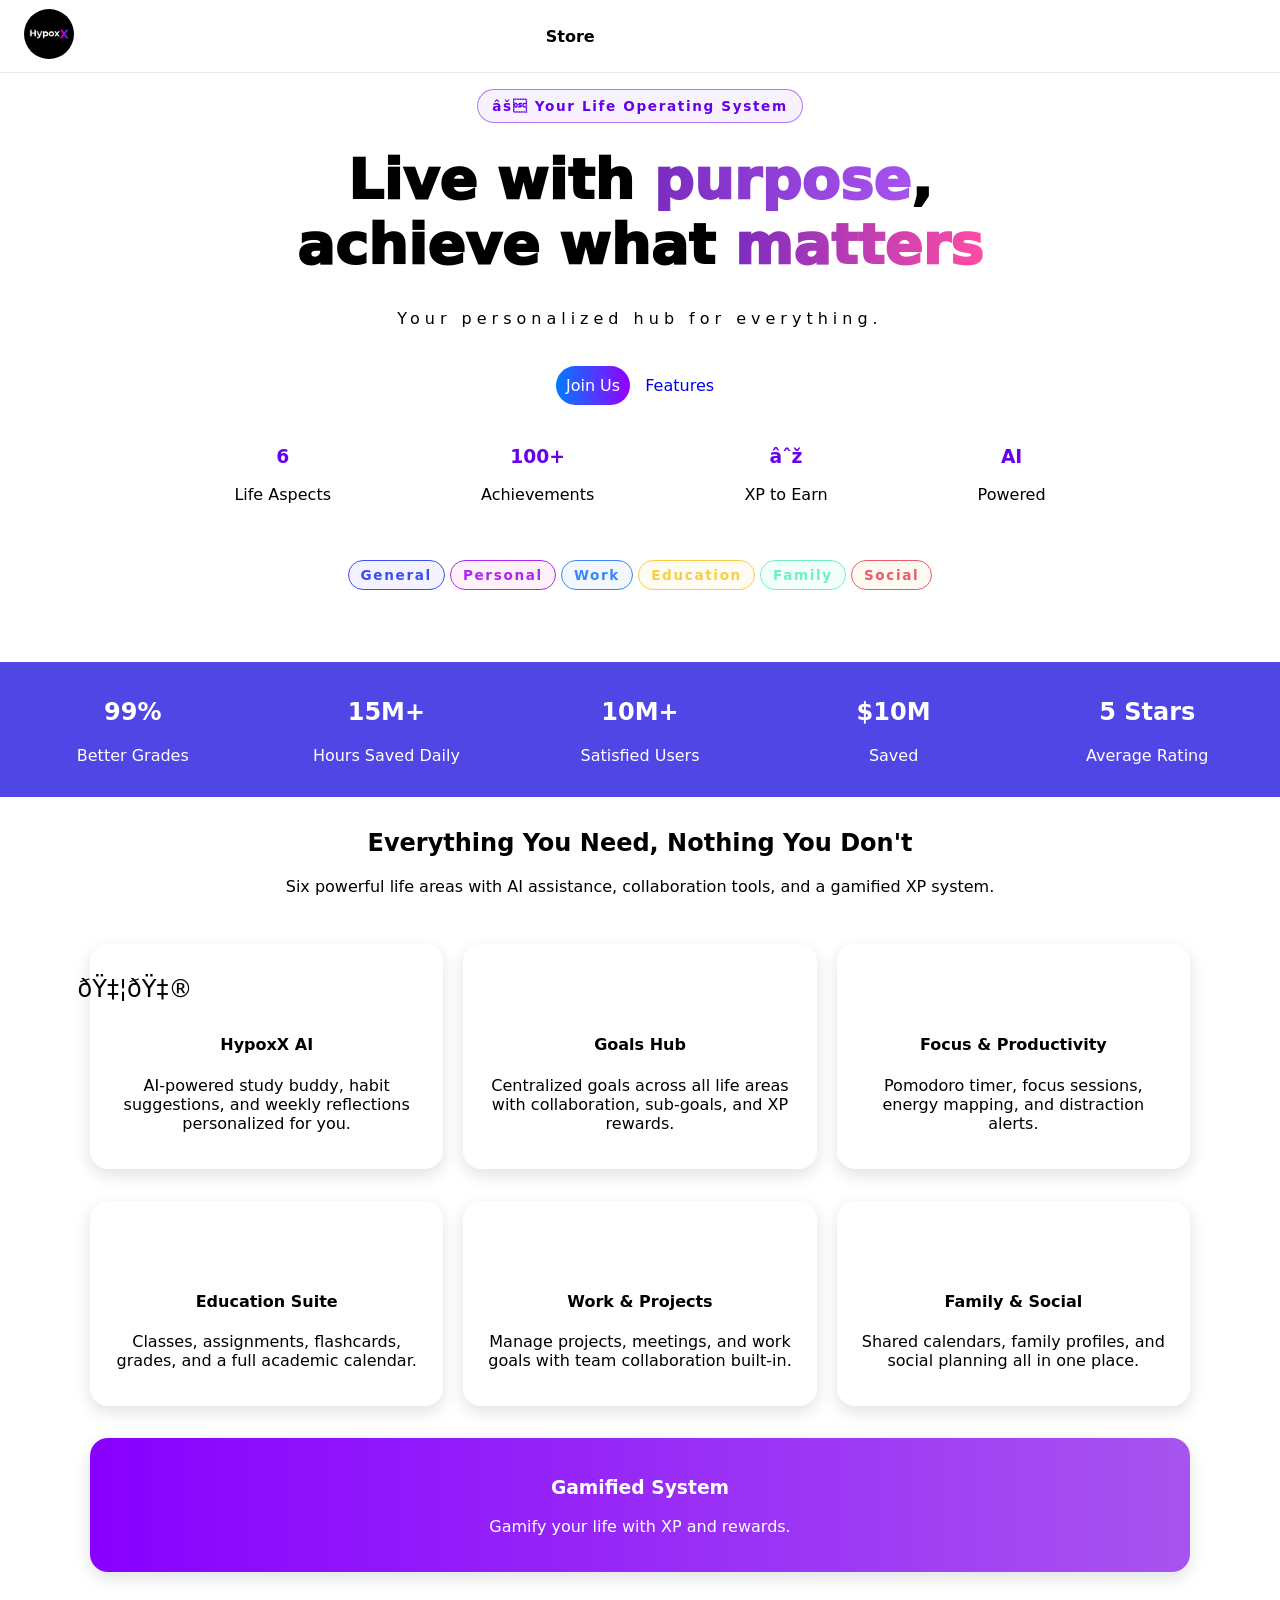
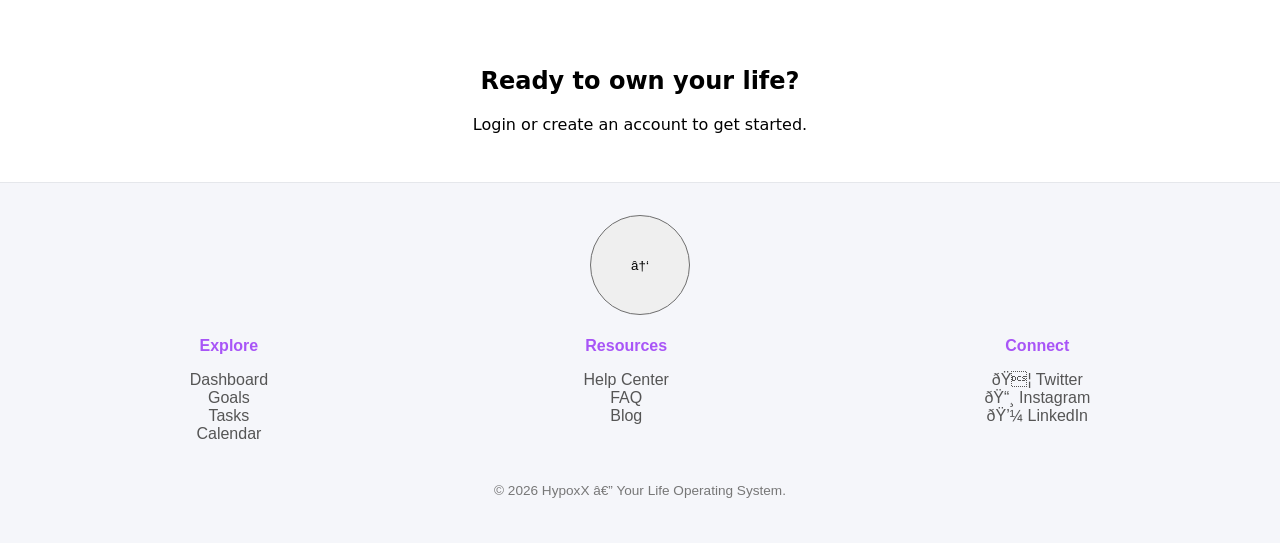
<file: index.html>
<!DOCTYPE html>
<html lang="en">
<head>
    <meta charset="UFT-8">
    <meta name="viewport" content="width=device-width, initial-scale=1.0">
    <link rel="icon" href="logo.png">
    <title>HypoxX</title>
    <link rel="stylesheet" href="styles.css">
</head>
<body>
    <header class="hero">
        <div class="navbar">
            <div class="navbar-left">
                <div class="logo-container">
                    <a href="index.html"><img src="logo.png" class="logo"/></a>
                </div>
            </div>

            <nav class="navbar-center" role="navigation">
                <ul class="nav-list">
                    <li><a href="store.html">Store</a></li>
                </ul>
            </nav>

            <div class="navbar-right">
                <div class="cart-container">
                    <div class="cart-icon">
                        <p>🛒</p>
                    </div>
                    <div class="cart-content">
                        <a href="cart.html" id="cart-btn" class="cart-btn" target="_break"></a>
                    </div>
                </div>

                <div class="auth-container">
                    <div id="nav-actions" class="nav-actions">
                        <a href="login.html" class="btn auth-btn" target="_blank">Log In</a>
                        <a href="signup.html" class="btn auth-btn" target="_blank">Sign Up</a>
                    </div>
                </div>
            </div>
        </div>
    </header>

    <section id="guest-view" class="view-panel">
        <section class="front">
            <p class="eyebrow purple-eyebrow">⚝ Your Life Operating System</p>
            <div class="tagline">
                Live with <span class="gdtext-1">purpose</span>,<br>
                achieve what <span class="gdtext-2">matters</span>
            </div>
            <div class="brief-container">
                <p class="brief">Your personalized hub for everything.</p>
            </div>
            <div id="guest-actions" class="guest-actions">
                <a href="signup.html" class="btn gdbtn-1">Join Us</a>
                <a href="#features" class="btn">Features</a>
            </div>

            <div class="front-info">
                <div class="info-card">
                    <h1 class="info">6</h1>
                    <p>Life Aspects</p>
                </div>
                <div class="info-card">
                    <h1 class="info">100+</h1>
                    <p>Achievements</p>
                </div>
                <div class="info-card">
                    <h1 class="info">∞</h1>
                    <p>XP to Earn</p>
                </div>
                <div class="info-card">
                    <h1 class="info">AI</h1>
                    <p>Powered</p>
                </div>
            </div>

            <section class="areas-container">
                <div class="general-tag">General</div>
                <div class="personal-tag">Personal</div>
                <div class="work-tag">Work</div>
                <div class="education-tag">Education</div>
                <div class="family-tag">Family</div>
                <div class="social-tag">Social</div>
            </section>
        </section>

        <section class="metrics-section">
            <div class="metrics-container">
                <div class="grid-5">
                    <div class="metric-card">
                        <h2 class="metric-data">99%</h2>
                        <p class="metric-info">Better Grades</p>
                    </div>
                    <div class="metric-card">
                        <h2 class="metric-data">15M+</h2>
                        <p class="metric-info">Hours Saved Daily</p>
                    </div>
                    <div class="metric-card">
                        <h2 class="metric-data">10M+</h2>
                        <p class="metric-info">Satisfied Users</p>
                    </div>
                    <div class="metric-card">
                        <h2 class="metric-data">$10M</h2>
                        <p class="metric-info">Saved</p>
                    </div>
                    <div class="metric-card">
                        <h2 class="metric-data">5 Stars</h2>
                        <p class="metric-info">Average Rating</p>
                    </div>
                </div>
            </div>
        </section>

        <section id="features" class="section features-section">
            <div class="section-heading">
                <h2>Everything You Need, Nothing You Don't</h2>
                <p>Six powerful life areas with AI assistance, collaboration tools, and a gamified XP system.</p>
            </div>
            <div class="features-container">
                <div class="grid-3">
                    <div class="card">
                        <div class="icon">🇦🇮</div>
                        <h4>HypoxX AI</h4>
                        <p>AI-powered study buddy, habit suggestions, and weekly reflections personalized for you.</p>
                    </div>
                    <div class="card">
                        <div class="icon"></div>
                        <h4>Goals Hub</h4>
                        <p>Centralized goals across all life areas with collaboration, sub-goals, and XP rewards.</p>
                    </div>
                    <div class="card">
                        <div class="icon"></div>
                        <h4>Focus & Productivity</h4>
                        <p>Pomodoro timer, focus sessions, energy mapping, and distraction alerts.</p>
                    </div>
                </div>
                <div class="grid-3">
                    <div class="card">
                        <div class="icon"></div>
                        <h4>Education Suite</h4>
                        <p>Classes, assignments, flashcards, grades, and a full academic calendar.</p>
                    </div>
                    <div class="card">
                        <div class="icon"></div>
                        <h4>Work & Projects</h4>
                        <p>Manage projects, meetings, and work goals with team collaboration built-in.</p>
                    </div>
                    <div class="card">
                        <div class="icon"></div>
                        <h4>Family & Social</h4>
                        <p>Shared calendars, family profiles, and social planning all in one place.</p>
                    </div>
                </div>
                <div class="grid-1">
                    <div class="card gdcard-1">
                        <h3>Gamified System</h3>
                        <p>Gamify your life with XP and rewards.</p>
                    </div>
                </div>
            </div>
        </section>

        <section class="section cta-section">
            <div class="cta-container">
                <div class="cta">
                    <h2>Ready to own your life?</h2>
                    <p>Login or create an account to get started.</p>
                </div>
            </div>
        </section>
    </section>

    <section id="dashboard-view" class="view-panel">
        <div class="dashboard-layout">
            <aside class="sidebar">
                <div class="user-card">
                    <div class="avatar">KW</div>
                    <div class="user-details">
                        <span class="user-name">Kayden W</span>
                        <span class="badge">0 XP</span>
                    </div>
                </div>

                <div class="nav-group">
                    <p class="nav-label">Life Areas</p>
                    <a href="#general" class="nav-item active" data-target="view-dashboard">
                        <span class=""></span> General
                    </a>
                    <a href="#personal" class="nav-item" data-target="view-personal">🟪</span> Personal</a>
                    <a href="#work" class="nav-item" data-target="view-work">🟦</span> Work</a>
                    <a href="#education" class="nav-item" data-target="view-education">🟨</span> Education</a>
                    <a href="#family" class="nav-item" data-target="view-family">🟩</span> Family</a>
                    <a href="#social" class="nav-item" data-target="view-social">🟥</span> Social</a>
                </div>
                <div class="nav-group">
                    <p class="nav-label">Tools</p>
                    <a href="#bucketlist" class="nav-item" data-target="view-bucket-list"><span class="">-</span> Bucket List</a>
                    <a href="#goals" class="nav-item" data-target="view-goals"><span class="">-</span> Goals</a>
                    <a href="#calendar" class="nav-item" data-target="view-calendar"><span class="">-</span> Calendar</a>
                    <a href="#tasks" class="nav-item" data-target="view-tasks"><span class="">-</span> Tasks</a>
                    <a href="#habits" class="nav-item" data-target="view-habits"><span class="">-</span> Habits</a>
                    <a href="#productivity" class="nav-item" data-target="view-productivity"><span class="">-</span> Productivity</a>
                    <a href="#achievements" class="nav-item" data-target="view-achievements"><span class="">-</span> Achievements</a>
                    <a href="#hypoxxai" class="nav-item" data-target="view-hypoxx-ai"><span class="">-</span> HypoxX AI</a>
                </div>
                <div class="nav-group">
                    <p class="nav-label">Settings</p>
                    <a href="#settings" class="nav-item"><span class="">-</span> Settings</a>
                </div>
            </aside>

            <main class="main-content">
                <section id="view-dashboard" class="view-pane active">
                    <div><span><svg xmlns="http://www.w3.org/2000/svg" width="24" height="24" viewBox="0 0 24 24"><rect x="3" y="3" width="8" height="8" rx="2" ry="2" fill="#a754ef"/><rect x="13" y="3" width="8" height="8" rx="2" ry="2" fill="#a754ef"/><rect x="3" y="13" width="8" height="8" rx="2" ry="2" fill="#a754ef"/><rect x="13" y="13" width="8" height="8" rx="2" ry="2" fill="#a754ef"/></svg></span> DASHBOARD</div>
                    <header class="content-header">
                        <h1>Hello, Kayden.</h1>
                        <p class="subtitle">What would you like to do today?</p>
                    </header>
                    <div class="content-body">
                        <div class="grid-4">
                            <div class="card stat-card">
                                <div class="icon purple">
                                    <svg xmlns="http://www.w3.org/2000/svg" width="24" height="24" viewBox="0 0 100 100"><polygon points="50,5 61,35 93,35 67,55 77,85 50,68 23,85 33,55 7,35 39,35" fill="none" stroke="rgb(167, 84, 239)" stroke-width="8" stroke-linejoin="round" stroke-linecap="round"/></svg>
                                </div>
                                <div class="stat-info">
                                    <h2>0</h2>
                                    <p>Total XP</p>
                                </div>
                            </div>
                            <div class="card stat-card">
                                <div class="icon orange">

                                </div>
                                <div class="stat-info">
                                    <h2>0</h2>
                                    <p>Days Streak</p>
                                </div>
                            </div>
                            <div class="card stat-card">
                                <div class="icon magenta">
                                    <svg xmlns="http://www.w3.org/2000/svg" width="24" height="24" viewBox="0 0 24 24">
                                        <circle cx="12" cy="12" r="10" fill="none" stroke="rgb(255, 0, 191)" stroke-width="2" stroke-linejoin="round" stroke-linecap="round"/>
                                        <circle cx="12" cy="12" r="6" fill="none" stroke="rgb(255, 0, 191)" stroke-width="2" stroke-linejoin="round" stroke-linecap="round"/>
                                        <circle cx="12" cy="12" r="2" fill="none" stroke="rgb(255, 0, 191)" stroke-width="2" stroke-linejoin="round" stroke-linecap="round"/>
                                    </svg>
                                </div>
                                <div class="stat-info">
                                    <h2>0</h2>
                                    <p>Active Goals</p>
                                </div>
                            </div>
                            <div class="card stat-card">
                                <div class="icon blue">
                                    <svg xmlns="http://www.w3.org/2000/svg" width="24" height="24" viewBox="0 0 24 24"><path d="M13 2L3 14h7l-1 8 10-12h-7l1-8z" fill="none" stroke="rgb(58, 133, 246)" stroke-width="2" stroke-linejoin="round" stroke-linecap="round"/></svg>
                                </div>
                                <div class="stat-info">
                                    <h2>0/100</h2>
                                    <p>Focus Score</p>
                                </div>
                            </div>
                        </div>
                        <div class="grid-summary">
                            <div class="card summary-card tint-purple nav-trigger-card" data-target="view-tasks">
                                <div class="card-title">
                                    <h3>Pending Tasks</h3>
                                    <span></span>
                                </div>
                                <div class="stat-highlight purple-text">0</div>
                                <p class="sub-text">tasks left today.</p>
                            </div>
                            <div class="card summary-card tint-amber nav-trigger-card" data-target="view-habits">
                                <div class="card-title">
                                    <h3>Habits</h3>
                                    <span></span>
                                </div>
                                <div class="stat-highlight orange-text">0<span class="mute">/0</span></div>
                                <p class="sub-text">habits checked in.</p>
                            </div>
                            <div class="card summary-card tint-blue nav-trigger-card" data-target="view-goals">
                                <div class="card-title">
                                    <h3>Goals</h3>
                                    <span></span>
                                </div>
                                <div class="stat-highlight blue-text">0</div>
                                <p class="sub-text">goals in progress.</p>
                            </div>
                        </div>
                    </div>
                    <div class="quick-access">
                        <h2 class="section-title">Quick Access</h2>

                        <div class="quick-access-grid">
                            <button class="magenta circ-btn quick-card" data-target="view-goals">
                                <div class="icon-circle bg-purple">
                                    <svg xmlns="http://www.w3.org/2000/svg" width="24" height="24" viewBox="0 0 24 24"><circle cx="12" cy="12" r="10" fill="none" stroke="rgb(255, 0, 191)" stroke-width="2" stroke-linejoin="round" stroke-linecap="round"/><circle cx="12" cy="12" r="6" fill="none" stroke="rgb(255, 0, 191)" stroke-width="2" stroke-linejoin="round" stroke-linecap="round"/><circle cx="12" cy="12" r="2" fill="none" stroke="rgb(255, 0, 191)" stroke-width="2" stroke-linejoin="round" stroke-linecap="round"/></svg>
                                </div>
                                <span>Goals</span>
                            </button>

                            <button class="purple circ-btn quick-card" data-target="view-tasks">
                                <div class="icon-circle bg-fuchsia">
                                    <svg xmlns="http://www.w3.org/2000/svg" width="24" height="24" viewBox="0 0 24 24"><line x1="4" y1="6" x2="20" y2="6" stroke="rgb(167, 84, 239)" stroke-width="2" stroke-linecap="round"/><line x1="4" y1="12" x2="20" y2="12" stroke="rgb(167, 84, 239)" stroke-width="2" stroke-linecap="round"/><line x1="4" y1="18" x2="20" y2="18" stroke="rgb(167, 84, 239)" stroke-width="2" stroke-linecap="round"/></svg>
                                </div>
                                <span>Tasks</span>
                            </button>

                            <button class="orange circ-btn quick-card" data-target="view-habits">
                                <div class="icon-circle bg-orange">-</div>
                                <span>Habits</span>
                            </button>

                            <button class="circ-btn quick-card" data-target="view-bucket-list">
                                <div class="icon-circle bg-orange">-</div>
                                <span>Bucket List</span>
                            </button>

                            <button class="blue circ-btn quick-card" data-target="view-focus">
                                <div class="icon-circle bg-orange">
                                    <svg xmlns="http://www.w3.org/2000/svg" width="24" height="24" viewBox="0 0 24 24"><path d="M13 2L3 14h7l-1 8 10-12h-7l1-8z" fill="none" stroke="rgb(58, 133, 246)" stroke-width="2" stroke-linejoin="round" stroke-linecap="round"/></svg>
                                </div>
                                <span>Focus</span>
                            </button>

                            <button class="circ-btn quick-card" data-target="view-calendar">
                                <div class="icon-circle bg-orange">-</div>
                                <span>Calendar</span>
                            </button>

                            <button class="circ-btn quick-card" data-target="view-achievements">
                                <div class="icon-circle bg-orange">-</div>
                                <span>Achievements</span>
                            </button>

                            <button class="circ-btn quick-card" data-target="view-hypoxx-ai">
                                <div class="icon-circle bg-orange">-</div>
                                <span>HypoxX AI</span>
                            </button>
                        </div>
                    </div>

                    <div class="life-areas">
                        <h2 class="section-title">Life Areas</h2>
                        <div class="grid-3">
                            <div class="card">
                                <div class="icon">-</div>
                                <h3>General</h3>
                                <p class="sub-text">-</p>
                            </div>
                            <div class="card">
                                <div class="icon">-</div>
                                <h3>Personal</h3>
                                <p class="sub-text">Goals, Mood, Journal, & More</p>
                            </div>
                            <div class="card">
                                <div class="icon">-</div>
                                <h3>Work</h3>
                                <p class="sub-text">Projects, Meetings, & Tasks</p>
                            </div>
                            <div class="card">
                                <div class="icon">-</div>
                                <h3>Education</h3>
                                <p class="sub-text">Courses, Assignments, & Grades</p>
                            </div>
                            <div class="card">
                                <div class="icon">-</div>
                                <h3>Family</h3>
                                <p class="sub-text">Shared Calendar & Photos</p>
                            </div>
                            <div class="card">
                                <div class="icon">-</div>
                                <h3>Social</h3>
                                <p class="sub-text">Events & Social Planning</p>
                            </div>
                        </div>
                    </div>
                </section>

                <section id="view-personal" class="view-pane">
                    <header class="content-header">
                        <h1>Personal</h1>
                        <p class="subtitle">Habits, health, and personal reflections.</p>
                    </header>
                </section>

                <section id="view-work" class="view-pane">
                    <header class="content-header">
                        <h1>Work</h1>
                        <p class="subtitle"></p>
                    </header>
                </section>

                <section id="view-education" class="view-pane">
                    <header class="content-header">
                        <h1>Education</h1>
                        <p class="subtitle"></p>
                    </header>
                </section>

                <section id="view-family" class="view-pane">
                    <header class="content-header">
                        <h1>Family</h1>
                        <p class="subtitle"></p>
                    </header>
                </section>

                <section id="view-social" class="view-pane">
                    <header class="content-header">
                        <h1>Social</h1>
                        <p class="subtitle"></p>
                    </header>
                </section>

                <section id="view-bucket-list" class="view-pane">
                    <header class="content-header">
                        <div class="header-badge"><span>BUCKET LIST</span></div>
                        <h1>Bucket List</h1>
                        <p class="subtitle">The things I want to do in life.</p>
                    </header>
                </section>

                <section id="view-goals" class="view-pane">
                    <header class="content-header">
                        <div class="header-badge"><span>GOALS</span></div>
                        <h1>Goals</h1>
                        <p class="subtitle">Align your actions to who you want to become.</p>
                    </header>
                </section>

                <section id="view-calendar" class="view-pane">
                    <header class="content-header">
                        <div class="header-badge"><span>TOOLS / CALENDAR</span></div>
                        <h1>Planner & Calendar</h1>
                        <p class="subtitle">Manage deadlines, meetings, and shared events.</p>
                    </header>
                    <div class="calendar-page">
                        <div class="card calendar-main-card">
                            <div class="calendar-header">
                                <button id="prev-month-btn" class="nav-arrow" aria-label="Previous Month">&lt;</button>
                                <h2 id="month-year-label">October 2026</h2>
                                <button id="next-month-btn" class="nav-arrow" aria-label="Next Month">&gt;</button>
                            </div>
                            <div class="calendar-weekdays">
                                <span>Sun</span><span>Mon</span><span>Tue</span><span>Wed</span><span>Thu</span><span>Fri</span><span>Sat</span>
                            </div>
                            <div id="dates-container" class="calendar-dates"></div>
                            <div class="calendar-legend">
                                <span><i class="dot general"></i> General</span>
                                <span><i class="dot personal"></i> Personal</span>
                                <span><i class="dot work"></i> Work</span>
                                <span><i class="dot education"></i> Education</span>
                                <span><i class="dot family"></i> Family</span>
                                <span><i class="dot social"></i> Social</span>
                            </div>
                        </div>
                    </div>
                </section>

                <section id="view-tasks" class="view-pane">
                    <header class="content-header">
                        <div class="header-badge"><span>TASKS</span></div>
                        <h1>Tasks</h1>
                        <p class="subtitle">Keep your mental space clear, so you can FOCUS.</p>
                    </header>
                </section>

                <section id="view-habits" class="view-pane">
                    <header class="content-header">
                        <div class="header-badge"><span>HABITS</span></div>
                        <h1>Habits</h1>
                        <p class="subtitle">Small daily actions that set me up for success.</p>
                    </header>
                </section>

                <section id="view-productivity" class="view-pane">
                    <header class="content-header">
                        <div class="header-badge"><span>PRODUCTIVITY</span></div>
                        <h1>Productivity</h1>
                        <p class="subtitle">Concentrate on what really matters.</p>
                    </header>
                </section>

                <section id="view-achievements" class="view-pane">
                    <header class="content-header">
                        <div class="header-badge"><span>ACHIEVEMENTS</span></div>
                        <h1>Achievements</h1>
                        <p class="subtitle">Milestones made by us.</p>
                    </header>
                </section>

                <section id="view-hypoxx-ai" class="view-pane">
                    <header class="content-header">
                        <div class="header-badge"><span>HYPOXX AI</span></div>
                        <h1>HypoxX AI</h1>
                        <p class="subtitle">An AI assistant at your fingertips.</p>
                    </header>
                    <h2>Meet Oto</h2>
                </section>

                <section id="view-focus" class="view-pane">
                    <header class="focus-page-header">
                        <div class="header-left">
                            <div class="focus-icon-badge">-</div>
                            <div>
                                <h1>Focus</h1>
                                <p class="subtitle">Get into the zone.</p>
                            </div>
                        </div>
                        <div class="focus-score-badge">
                            <span class="icon"><svg xmlns="http://www.w3.org/2000/svg" width="24" height="24" viewBox="0 0 100 100"><polygon points="50,5 61,35 93,35 67,55 77,85 50,68 23,85 33,55 7,35 39,35" fill="none" stroke="rgb(167, 84, 239)" stroke-width="8" stroke-linejoin="round" stroke-linecap="round"/></svg></span>
                            <strong>0</strong>
                            <p>Focus Score</p>
                        </div>
                    </header>
                    <div class="focus-tab-switcher">
                        <button class="focus-tab-btn active" data-focustab="tab-timer">Timer</button>
                        <button class="focus-tab-btn" data-focustab="tab-analytics">Analytics</button>
                    </div>
                    <div id="tab-timer" class="focus-subview active">
                        <div class="timer-mode-pills">
                            <button class="mode-pill active" data-time="1500" data-label="Focus">Focus</button>
                            <button class="mode-pill" data-time="0" data-label="Free Focus">Free Focus</button>
                            <button class="mode-pill" data-time="300" data-label="Short Break">Short Break</button>
                            <button class="mode-pill" data-time="900" data-label="Long Break">Long Break</button>
                        </div>
                        <div class="focus-layout-grid">
                            <div class="focus-main-card">
                                <div class="pomo-dots">
                                    <span class="pomo-dot"></span>
                                    <span class="pomo-dot"></span>
                                    <span class="pomo-dot"></span>
                                    <span class="pomo-dot"></span>
                                </div>

                                <h1 id="pomo-timer-display" class="pomo-digits">25:00</h1>
                                <p class="pomo-status" id="pomo-status-label">Ready</p>

                                <input type="text" id="focus-task-input" class="focus-tasl-input" placeholder="What are you working on?"/>

                                <div class="focus-action-btn-row">
                                    <button id="pomo-start-btn" class="btn-pomo-start">Start</button>
                                </div>

                                <div class="timer-settings-link">
                                    <button type="button" class="text-link-btn">Settings</button>
                                </div>    
                            </div>

                            <aside class="focus-side-col">
                                <div class="card focus-side-card">
                                    <h3>Today</h3>
                                    <div class="side-stat-row">
                                        <span>Pomodoros</span>
                                        <strong id="pomo-count-display">0</strong>
                                    </div>
                                    <div class="side-stat-row">
                                        <span>Focus Score</span>
                                        <strong id="pomo-score-display">0/100</strong>
                                    </div>
                                </div>
                                <div class="card focus-side-card">
                                    <h3>Today's Sessions</h3>
                                    <p id="sessions-empty-text" class="empty-state-text">No Sessions Today</p>
                                    <ul id="session-history-list" class="session-history-list"></ul>
                                </div>
                            </aside>
                        </div>
                    </div>

                    <div id="tab-analytics" class="focus-subview">
                        <div class="grid-3">
                            <div class="card analytics-stat-card">
                                <span class="icon-subtle">-</span>
                                <h2>0h 0m</h2>
                                <p>This Week</p>
                            </div>
                            <div class="card analytics-stat-card">
                                <span class="icon-subtle">-</span>
                                <h2>0m</h2>
                                <p>Daily Average</p>
                            </div>
                            <div class="card analytics-stat-card">
                                <span class="icon-subtle">-</span>
                                <h2>0.0h</h2>
                                <p>Total Hours</p>
                            </div>
                        </div>
                        <div class="card chart-card">
                            <h3>Focus Minutes - Last 7 Days</h3>
                            <div class="chart-wrapper">
                                <div class="chart-y-axis">
                                    <span>4</span>
                                    <span>2</span>
                                    <span>1</span>
                                    <span>0</span>
                                </div>
                                <div class="baseline-line"></div>
                                <div id="focus-chart-days" class="chart-x-axis"></div>
                            </div>
                        </div>
                    </div>
                </section>
            </main>
        </div>
    </section>

    <footer class="footer">
        <div class="to-top-container">
            <button id="toTop" class="circ-btn arrow" aria-label="Scroll to top">↑</button>
        </div>

        <div class="footer-content">
            <div class="footer-section">
                <h4>Explore</h4>
                <ul>
                    <li><a href="/dashboard">Dashboard</a></li>
                    <li><a href="/goals">Goals</a></li>
                    <li><a href="/tasks">Tasks</a></li>
                    <li><a href="/calendar">Calendar</a></li>
                </ul>
            </div>

            <div class="footer-section">
                <h4>Resources</h4>
                <ul>
                    <li><a href="/help">Help Center</a></li>
                    <li><a href="/faq">FAQ</a></li>
                    <li><a href="/blog">Blog</a></li>
                </ul>
            </div>

            <div class="footer-section">
                <h4>Connect</h4>
                <ul>
                    <li><a href="#">🐦 Twitter</a></li>
                    <li><a href="#">📸 Instagram</a></li>
                    <li><a href="#">💼 LinkedIn</a></li>
                </ul>
            </div>
        </div>

        <div class="footer-bottom">
            <p>&copy; <span class="year"></span> HypoxX — Your Life Operating System.</p>
        </div>
    </footer>

    <script>
        document.getElementById('toTop').addEventListener('click', () => {
            window.scrollTo({ top: 0, behavior: 'smooth' });
        });

        document.querySelector('.year').textContent = new Date().getFullYear();
    </script>

    <script src="script.js"></script>
</body>
</html>
</file>
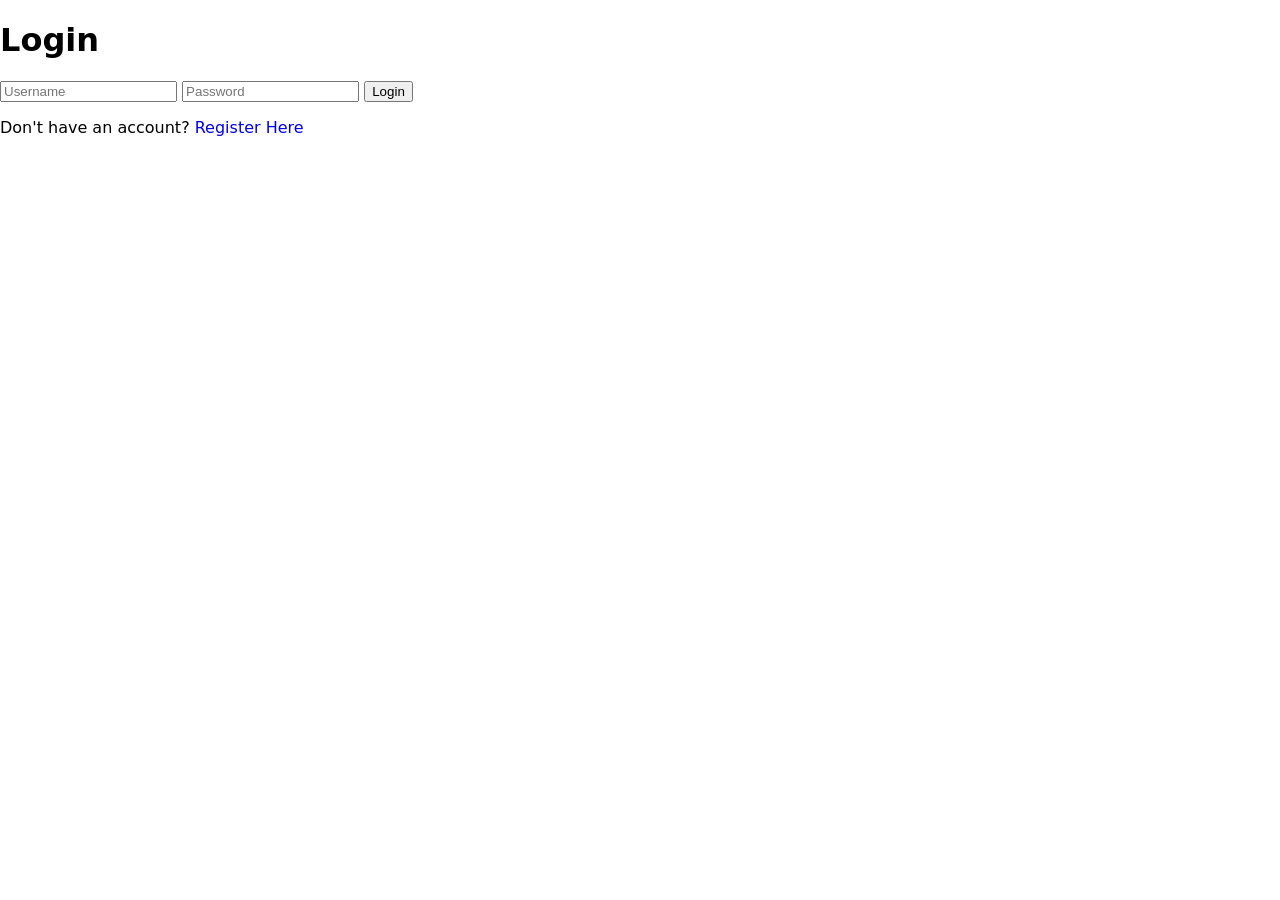
<file: login.html>
<!DOCTYPE html>
<html lang="en">
<head>
    <meta charset="UTF-8">
    <meta name="viewport" content="width=device-width, initial-scale=1.0">
    <link rel="icon" href="logo.png">
    <title>HypoxX | Login</title>
    <link rel="stylesheet" href="styles.css">
</head>
<body>
    <main>
        <div class="container">
            <h1>Login</h1>
            <form id="login-form">
                <input type="text" id="login-name" placeholder="Username" required>
                <input type="password" id="login-pass" placeholder="Password" required>
                <button type="submit">Login</button>
            </form>
            <p id="login-message"></p>
            <p>Don't have an account? <a href="signup.html">Register Here</a></p>
        </div>
    </main>

    <script src="auth.js"></script>
</body>
</html>
</file>
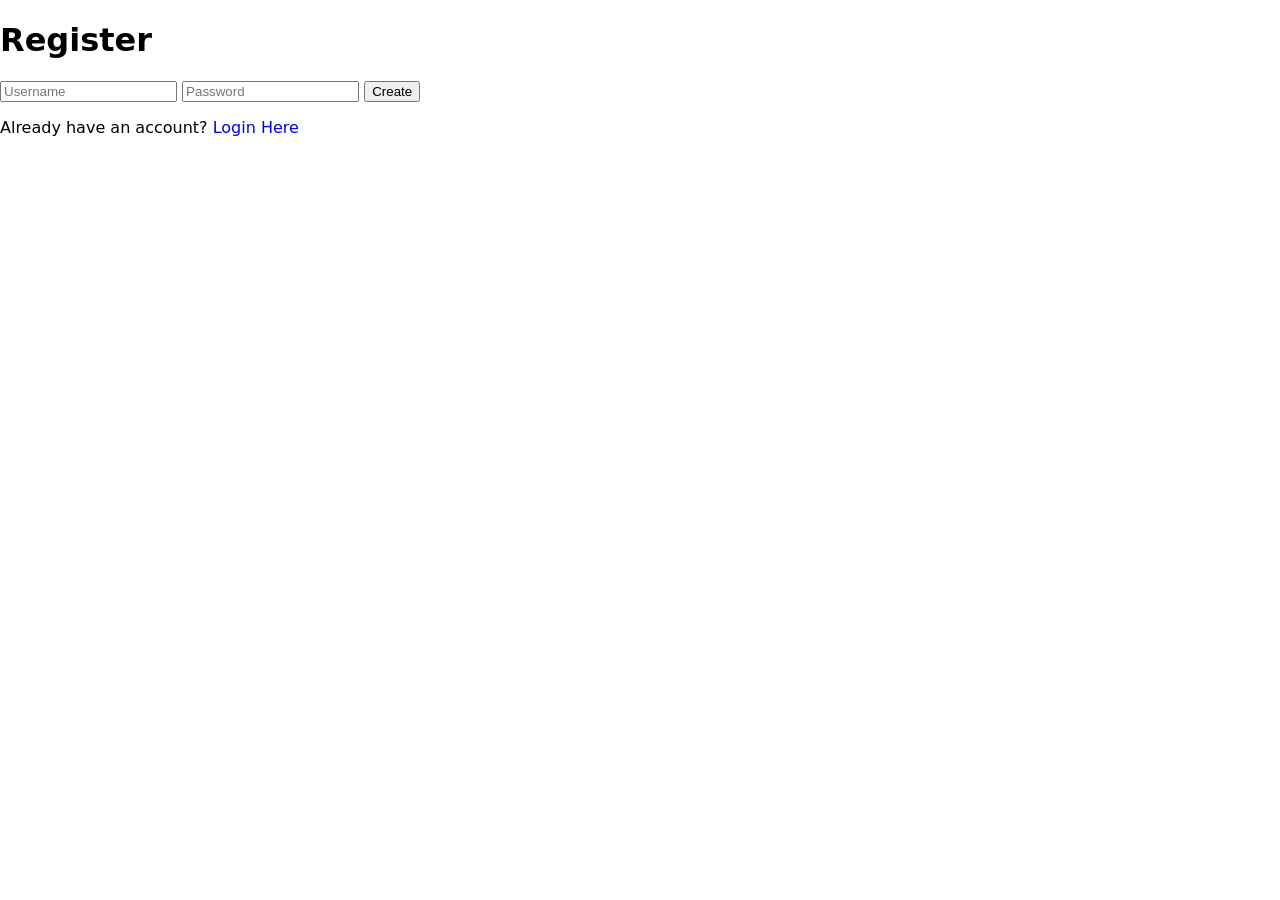
<file: signup.html>
<!DOCTYPE html>
<html lang="en">
<head>
    <meta charset="UTF-8">
    <meta name="viewport" content="width=device-width, initial-scale=1.0">
    <link rel="icon" href="logo.png">
    <title>HypoxX | Sign Up</title>
    <link rel="stylesheet" href="styles.css">
</head>
<body>
    <main>
        <div class="container">
            <h1>Register</h1>
            <form id="reg-form">
                <input type="text" id="reg-name" placeholder="Username" required>
                <input type="password" id="reg-pass" placeholder="Password" required>
                <button type="submit">Create</button>
            </form>
            <p id="reg-message"></p>
            <p>Already have an account? <a href="login.html">Login Here</a></p>
        </div>
    </main>

    <script src="auth.js"></script>
</body>
</html>
</file>
<file: styles.css>
:root {
    --primary: #4f46e5;
    --secondary: ;
    --tertiary: ;

    --general: ;
    --personal: ;
    --work: ;
    --education: ;
    --family: ;
    --social: ;
}

body {
    font-family: system-ui, -apple-system, BlinkMacSystemFont, 'Segoe UI', Roboto, Oxygen, Ubuntu, Cantarell, 'Open Sans', 'Helvetica Neue', sans-serif;
    margin: 0;
}

li {
    list-style: none;
}

a {
    text-decoration: none;
}

/* Layout */
/* Hero */
.hero {
    color: #ffffff;
    padding: 12px auto;
    background: rgba(255, 255, 255, 0.6);
    backdrop-filter: blur(10px);
    border-bottom: 1px solid #e5e7eb;
}

/* Navbar */
.navbar {
    display: grid;
    height: 72px;
    position: relative;
    grid-template-columns: auto 1fr auto;
    align-items: center;
    padding: 0 16px;
    box-sizing: border-box;
    gap: 16px;
    margin: 0 auto;
}

.navbar-left,
.navbar-right {
    display: flex;
    align-items: center;
    gap: 12px;
}

.navbar-center {
    justify-self: center;
}

.nav-list {
    display: flex;
    list-style: none;
    font-weight: 600;
    padding: 0;
    gap: 20px;
    margin: 0;
}

.nav-list a {
    color: black;
}

.navbar a {
    padding: 6px 8px;
}

/* Cart */

/* Front */
.front {
    text-align: center;
}

.front-info {
    display: flex;
    justify-content: center;
    gap: 150px;
    margin-top: 32px;
}

/* Page */
.page-front {
    font-weight: 1000;
}

.page-heading {
    font-size: 3rem;
}

.page-text {
    font-size: 1.5rem;
    letter-spacing: 10px;
}

/* Tagline */
.tagline {
    color: #000;
    font-size: 3.5rem;
    font-weight: 1000;
}

/* Brief */
.brief-container {
    margin-top: 32px;
}

.brief {
    font-weight: 500;
    letter-spacing: 5px;
}

/* Guest Actions */
.guest-actions {
    margin-top: 48px;
}

/* Areas */
.areas-container {
    margin-top: 24px;
}

/* Metrics */
.metrics-section {
    margin-top: 48px;
}

.metrics-container {
    padding: 16px;
    background: var(--primary);
}

.metric-card {
    text-align: center;
}

.metric-data {
    color: white;
}

.metric-info {
    color: white
}

/* Sections */
.section {
    max-width: 1100px;
    text-align: center;
    padding: 40px 24px 32px;
    margin: -28px auto 0;
}

/* Features */
.features-container {
    margin-top: 48px;
}

/* View Panes */
.view-pane {
    display: none;
}

.view-pane.active {
    display: block;
    animation: fadeIn 0.2 ease-in-out;
}

/* Dashboard */
.dashboard-layout {
    display: flex;
    flex-direction: row;
    overflow: hidden;
    width: 100vw;
    height: 100vh;
}

/* Sidebar */
.sidebar {
    display: flex;
    flex-shrink: 0;
    flex-direction: column;
    overflow-y: auto;
    width: 260px;
    height: 100%;
    padding: 24px 16px;
    background: rgba(200, 200, 200, 0.06);
    border-right: 1px solid #eef2f6;
    gap: 20px;
}

.nav-group {
    display: flex;
    flex-direction: column;
    gap: 4px;
}

.nav-label {
    color: black;
    font-size: 11px;
    font-weight: 700;
    letter-spacing: 0.5px;
    margin: 10px 8px 6px;
}

.nav-item {
    display: flex;
    width: 90%;
    cursor: pointer;
    align-items: center;
    color: #475569;
    font-size: 14px;
    font-weight: 500;
    text-align: left;
    padding: 10px 12px;
    background: none;
    border: none;
    border-radius: 999px;
    gap: 12px;
    transition: all 0.15s ease;
}

.nav-item:hover {
    color: #0f172a;
    background: #f1f5f9;
}

.nav-item.active {
    color: white;
    background: linear-gradient(90deg, #8a2be2, #a855f7);
    box-shadow: 0 4px 12px rgba(138, 43, 266, 0.25);
}

/* Main Content */
.main-content {
    flex: 1;
    overflow-y: auto;
    height: 100vh;
    padding: 32px 40px;
    box-sizing: border-box;
}

/* Statistics */
.stat-card {
    display: flex;
    align-items: center;
}

.stat-info h2 {
    font-size: 20px;
    margin-bottom: -16px;
}

/* Summary */
.grid-summary {
    display: grid;
    grid-template-columns: repeat(3, 1fr);
    gap: 16px;
    margin-bottom: 28px;
}

.stat-highlight {
    font-size: 2rem;
    font-weight: 800;
    margin-top: -15px;
}

.mute {
    color: black;
    font-size: 1rem;
    font-weight: 500;
}

/* Calendar */
.calendar-header {
    display: flex;
    justify-content: space-between;
    align-items: center;
    padding: 10px 16px;
    margin-bottom: 12px;
}

.calendar-header h2 {
    color: #0f172a;
    font-size: 18px;
    font-weight: 700;
}

.nav-arrow {
    display: flex;
    width: 32px;
    height: 32px;
    justify-content: center;
    align-items: center;
    cursor: pointer;
    color: #475569;
    font-size: 16px;
    background: #f1f5f9;
    border: 1px solid #e2e8f0;
    border-radius: 999px;
}

.nav-arrow:hover {
    background: #e2e8f0;
}

.calendar-weekdays,.calendar-dates {
    display: grid;
    grid-template-columns: repeat(7, 1fr);
    text-align: center;
}

.calendar-weekdays span {
    color: #94a3b8;
    font-size: 13px;
    font-weight: 600;
    padding: 8px 0;
}

.date-cell {
    height: 48px;
    cursor: pointer;
    color: #1e293b;
    font-size: 14px;
    font-weight: 500;
    background: transparent;
    border: none;
    border-radius: 12px;
    margin: 3px;
    transition: all 0.15s ease;
}

.date-cell:not(.empty):hover {
    background: #f1f5f9;
}

.date-cell.empty {
    cursor: default;
}

/* Focus */
.focus-page-header {
    display: flex;
    justify-content: space-between;
    align-items: center;
    margin-bottom: 20px;
}

.header-left {
    display: flex;
    align-items: center;
    gap: 14px;
}

.focus-icon-badge {
    display: flex;
    width: 44px;
    height: 44px;
    justify-content: center;
    align-items: center;
    color: white;
    font-size: 20px;
    background: #3b82f6;
    border-radius: 14px;
}

.focus-score-badge {
    display: flex;
    align-items: center;
    padding: 8px 16px;
    background: #ffffff;
    border: 1px solid #e2e8f0;
    border-radius: 14px;
    gap: 10px;
}

.focus-score-badge .star-icon {
    color: #3b82f6;
    font-size: 20px;
}

.focus-score-badge strong {
    color: #0f172a;
    font-size: 16px;
}

.focus-score-badge p {
    color: #64748b;
    font-size: 11px;
    margin: 0;
}

.focus-tab-switcher {
    display: inline-flex;
    padding: 4px;
    background: #f1f5f9;
    border-radius: 12px;
    margin-bottom: 24px;
    gap: 4px;
}

.focus-tab-btn {
    cursor: pointer;
    color: #64748b;
    font-size: 13px;
    font-weight: 600;
    padding: 8px 18px;
    background: transparent;
    border: none;
    border-radius: 10px;
    transition: all 0.15s ease;
}

.focus-tab-btn.active {
    color: #0f172a;
    background: #ffffff;
    box-shadow: 0 2px 6px rgba(0, 0, 0, 0.05);
}

.focus-subview {
    display: hidden;
}

.focus-subview.active {
    display: block;
}

.mode-pill {
    color: #64748b;
    font-weight: 700;
    padding: 10px;
    background: #f1f5f9;
    border: none;
    border-radius: 999px;
}

.mode-pill.active {
    color: #ffffff;
    border: transparent;
}

mode-pill.active[data-label="Focus"] {
    background: linear-gradient(90deg, #6366f1, #4f46e5);
}

mode-pill.active[data-label="Free Focus"] {
    background: linear-gradient(90deg, #f59e0b, #d97706);
}

mode-pill.active[data-label="Short Break"] {
    background: linear-gradient(90deg, #10b981, #059669);
}

mode-pill.active[data-label="Long Break"] {
    background: linear-gradient(90deg, #0ea5e9, #0284c7);
}

.focus-layout-grid {
    display: grid;
    grid-template-columns: 1fr 320px;
    align-items: start;
    gap: 24px;
}

.focus-card-main {
    display: flex;
    flex-direction: column;
    align-items: center;
    text-align: center;
    padding: 48px 32px 32px;
    background: linear-gradient(180deg, #f8faff 0%, #edf2ff 100%);
    border: 1px solid #e0e7ff;
    border-radius: 24px;
}

.pomo-digits {
    line-height: 1;
    color: #0f172a;
    font-size: 72px;
    font-weight: 800;
    letter-spacing: -0.03em;
}

.pomo-status {
    color: #64748b;
    font-size: 14px;
    font-weight: 500;
    margin: 10px 0 32px;
}

.focus-side-col {
    display: flex;
    flex-direction: column;
    gap: 16px;
}

.focus-side-card {
    padding: 20px 22px;
}

.side-stat-row {
    display: flex;
    justify-content: space-between;
    align-items: center;
    color: #64748b;
    font-size: 13px;
    margin-bottom: 12px;
}

.focus-task-input {
    width: 100%;
    max-width: 440px;
    text-align: center;
    font-size: 13px;
    padding: 12px 20px;
    background: #ffffff;
    border: 1px solid #cbd5e1;
    border-radius: 999px;
    margin-bottom: 24px;
}

.btn-pomo-start {
    cursor: pointer;
    color: #ffffff;
    font-size: 15px;
    font-weight: 700;
    padding: 14px 44px;
    background: linear-gradient(90deg, #6366f1, #4f46e5);
    border: none;
    border-radius: 999px;
    box-shadow: 0 6px 18px rgba(79, 70, 299, 0.35);
}

.analytics-stat-card {
    text-align: center;
    padding: 24px;
}

.analytics-stat-card h2 {
    color: #0f172a;
    font-size: 26px;
    font-weight: 800;
    margin: 10px 0 4px;
}

.chart-card {
    padding: 24px 28px;
}

.chart-wrapper {
    display: flex;
    height: 180px;
    gap: 16px;
}

.chart-y-axis {
    display: flex;
    flex-direction: column;
    justify-content: space-between;
    color: #94a3b8;
    font-size: 11px;
}

.chart-plot-area {
    display: flex;
    flex: 1;
    flex-direction: column;
    justify-content: flex-end;
}

.baseline-line {
    width: 100%;
    height: 2px;
    background: #818cf8;
    margin-bottom: 8px;
}

/* Footer */
.footer {
    text-align: center;
    border-top: 1px solid #e5e7eb;
}

.footer {
    color: #333;
    font-family: 'Segoe UI', sans-serif;
    padding: 2rem;
    background: #f5f6fa;
}

.footer-content {
    display: flex;
    justify-content: space-around;
    margin-bottom: 1.5rem;
}

.footer-section h4 {
    color: #a855f7;
    font-size: 1rem;
    margin-bottom: 0.5rem;
}

.footer-section ul {
    list-style: none;
    padding: 0;
}

.footer-section ul li {
  margin: 0;
}

.footer-section a {
    color: #555;
    text-decoration: none;
    transition: color 0.3s;
}

.footer-bottom {
    text-align: center;
    color: #777;
    font-size: 0.85rem;
}

/* Grids */
.grid-1 {
    display: grid;
    grid-template-columns: repeat(1, minmax(0, 1fr));
    gap: 20px;
}

.grid-2 {
    display: grid;
    grid-template-columns: repeat(2, minmax(0, 1fr));
    gap: 20px;
}

.grid-3 {
    display: grid;
    grid-template-columns: repeat(3, minmax(0, 1fr));
    gap: 20px;
}

.grid-4 {
    display: grid;
    grid-template-columns: repeat(4, minmax(0, 1fr));
    gap: 20px;
}

.grid-5 {
    display: grid;
    grid-template-columns: repeat(5, minmax(0, 1fr));
    gap: 20px;
}

/* Elements */
/* Brand */


/* Logo */
.logo {
    width: 50px;
    height: 50px;
    border-radius: 50%;
}

/* User Card */
.user-card {
    display: flex;
    width: 100%;
    align-items: center;
    padding: 16px 18px;
    background: rgba(245, 240, 255, 0.8);
    border: 1px solid #ddd6fe;
    box-sizing: border-box;
    gap: 12px;
}

.avatar {
    display: flex;
    flex-shrink: 0;
    width: 42px;
    height: 42px;
    justify-content: center;
    align-items: center;
    color: white;
    font-size: 18px;
    font-weight: 700;
    background: linear-gradient(135deg, #7c3aed, #a855f7);
    border-radius: 50%;
}

.user-name {
    color: #111827;
    font-size: 16px;
    font-weight: 700;
}

.badge {
    width: fit-content;
    color: #4f46e5;
    font-size: 13px;
    font-weight: 600;
    padding: 4px 10px;
    background: rgba(255, 255, 255, 0.65);
    border: 1px solid #c4b5fd;
    border-radius: 999px;
}

/* Color */
.blue {
    background: rgba(58, 133, 246, 0.15);
}

.magenta {
    background: rgba(255, 0, 191, 0.15);
}

.orange {
    background: rgba(255, 140, 0, 0.15);
}

.purple {
    background: rgba(167, 84, 239, 0.15);
}

/* Icon */
.icon {
    display: flex;
    width: 50px;
    height: 50px;
    justify-content: center;
    align-items: center;
    font-size: 24px;
    border-radius: 50%;
    margin: auto 10px 12px 0;
}

/* Text */
/* Color */
.blue-text {
    color: rgb(58, 133, 246);
}

.orange-text {
    color: rgb(255, 140, 0);
}

.purple-text {
    color: rgb(167, 84, 239);
}

/* Gradient Text */
.gdtext-1 {
    background: linear-gradient(90deg, #7B2CBF, #a754ef);
    -webkit-background-clip: text;
    -webkit-text-fill-color: transparent;
}

.gdtext-2 {
    background: linear-gradient(90deg, #7B2CBF, #FF4DA6);
    -webkit-background-clip: text;
    -webkit-text-fill-color: transparent;
}
/* Sub Text */
.sub-text {
    color: rgb(110, 110, 110);
    font-size: 14px;
    margin-top: -3px;
}

/* Content Header */

/* Subtitle */
.subtitle {
    color: rgb(110, 110, 110);
}

/* Auth */
.auth-btn {
    color: white;
    font-weight: 600;
    padding: 6px 8px;
    gap: 20px;
}

/* Carosel */
.splide {
    z-index: 5;
    max-width: 820px;
    position: relative;
    overflow: visible;
    border-radius: 14px;
    margin: 28px auto 0;
}

.splide__track {
    z-index: 5;
    padding: 10px;
    background: linear-gradient(180deg, rgba(255, 255, 255, 0.04), rgba(255, 255, 255, 0.02));
    backdrop-filter: blur(6px);
    border: 1px solid rgba(20, 33, 61, 0.04);
    border-radius: 12px;
    box-shadow: 0 12px 30px rgba(15, 23, 42, 0.08);
    margin-top: 18px;
}

.splide__list {
    display: flex;
    align-items: stretch;
    padding: 6px;
    gap: 14px;
}

.splide__slide {
    max-width: 340px;
    min-width: 220px;
    text-align: center;
    background: linear-gradient(135deg, rgba(79, 70, 229, 0.04), rgba(108, 99, 255, 0.03));
}

.splide__slide.is-active,
.splide__slide:hover {
    transform: translateY(-6px) scale(1.02);
    box-shadow: 0 20px 50px rgba(49, 46, 129, 0.14);
}

.splide__slide a {
    display: block;
    height: 100%;
    color: white;
    text-decoration: none;
    padding: 14px;
}

.splide__slide .media {
    width: 100%;
    height: 140px;
    object-fit: cover;
    border-bottom: 1px solid rgba(20, 33, 61, 0.04);
}

.splide__arrows {
    width: 100%;
    position: absolute;
    z-index: 6;
    transform: translateY(-50%);
    top: 50%;
    left: 0;
    pointer-events: none;
}

.splide__arrow {
    display: inline-flex;
    width: 40px;
    height: 40px;
    justify-content: center;
    align-items: center;
    pointer-events: auto;
    color: var(--primary-dark);
    background: #ffffff;
    border: 1px solid rgba(20, 33, 61, 0.06);
    border-radius: 999px;
    box-shadow: 0 8px 20px rgba(15, 23, 42, 0.12);
    transition: transform .18s ease;
}

.splide__arrow:hover {
    transform: scale(1.06);
}

.splide_pagination {
    display: flex;
    z-index: 6;
    justify-content: center;
    gap: 8px;
    margin-top: 12px;
}

.splide__pagination__page {
    width: 10px;
    height: 10px;
    background: rgba(255, 255, 255, 0.35);
    border-radius: 50%;
    transition: background .18s;
}

.splide__pagination__page.is-active {
    background: var(--primary);
    box-shadow: 0 6px 18px rgba(79, 70, 229, 0.18);
}

/* Card */
.card {
    top: 20px;
    z-index: 10;
    padding: 1.25rem;
    background: #ffffff;
    border: 1px solid var(--border);
    border-radius: 18px;
    box-shadow: 0 6px 16px rgba(15, 23, 42, 0.125);
    margin-bottom: 32px;
}

/* Gradient Card */
.gdcard-1 {
    color: white;
    background: linear-gradient(90deg, #8800ff, #a754ef);
}

/* Summary Card */
.summary-card.tint-purple {
    background: rgba(185, 11, 237, 0.05);
    border: 1px solid rgba(167, 84, 239, 0.15);
}

.summary-card.tint-purple.nav-trigger-card:hover {
    box-shadow: 0 10px 24px -4px rgba(124, 58, 237, 0.12);
}

.summary-card.tint-amber {
    background: rgba(255, 196, 0, 0.09);
    border: 1px solid rgba(255, 140, 0, 0.269);
}

.summary-card.tint-amber.nav-trigger-card:hover {
    box-shadow: 0 10px 24px -4px rgba(234, 88, 12, 0.12);
}

.summary-card.tint-blue {
    background: rgba(0, 102, 255, 0.05);
    border: 1px solid rgba(0, 102, 255, 0.25);
}

.summary-card.tint-blue.nav-trigger-card:hover {
    box-shadow: 0 10px 24px -4px rgba(79, 70, 299, 0.12);
}

/* Navigation Card */
.nav-trigger-card {
    user-select: none;
    cursor: pointer;
    transition: transform 0.2s cubic-bezier(0.16, 1, 0.3, 1), box-shadow 0.2s cubic-bezier(0.16, 1, 0.3, 1), border-color 0.2s ease;
}

.nav-trigger-card:hover {
    transform: translateY(-3px);
    box-shadow: 0 10px 25px -5px rgba(15, 25, 42, 0.08), 0 8px 10px -6px rgba(15, 23, 42, 0.04);
}

/* Eyebrow */
.eyebrow {
    display: inline-block;
    font-weight: 700;
    font-size: 0.85rem;
    letter-spacing: 0.12em;
    padding: 6px 12px;
    background: rgba(255, 255, 255, 0.16);
    border-radius: 999px;
    margin-top: 24px;
}

.purple-eyebrow {
    color: rgb(103, 1, 236);
    letter-spacing: 0.12em;
    padding: 8px 14px;
    background: rgba(103, 1, 236, 0.05);
    border: 1px solid rgba(103, 1, 236, 0.5);
    margin: 16px auto 24px;
}

/* Tags */
.general-tag {
    display: inline-block;
    color: #3B4EF5;
    font-weight: bold;
    font-size: 0.85rem;
    letter-spacing: 0.12em;
    padding: 6px 12px;
    background: rgba(32, 1, 236, 0.05);
    border: 1px solid #3B4EF5;
    border-radius: 999px;
    margin: 16px auto 24px;
}

.personal-tag {
    display: inline-block;
    color: #B124F6;
    font-weight: bold;
    font-size: 0.85rem;
    letter-spacing: 0.12em;
    padding: 6px 12px;
    background: rgba(236, 1, 126, 0.05);
    border: 1px solid #B124F6;
    border-radius: 999px;
    margin: 16px auto 24px;
}

.work-tag {
    display: inline-block;
    color: #3B86F7;
    font-weight: bold;
    font-size: 0.85rem;
    letter-spacing: 0.12em;
    padding: 6px 12px;
    background: rgba(1, 103, 236, 0.05);
    border: 1px solid #3B86F7;
    border-radius: 999px;
    margin: 16px auto 24px;
}

.education-tag {
    display: inline-block;
    color: #F7CE46;
    font-weight: bold;
    font-size: 0.85rem;
    letter-spacing: 0.12em;
    padding: 6px 12px;
    background: rgba(236, 197, 1, 0.05);
    border: 1px solid #F7CE46;
    border-radius: 999px;
    margin: 16px auto 24px;
}

.family-tag {
    display: inline-block;
    color: #70F0C2;
    font-weight: bold;
    font-size: 0.85rem;
    letter-spacing: 0.12em;
    padding: 6px 12px;
    background: rgba(1, 236, 130, 0.05);
    border: 1px solid #70F0C2;
    border-radius: 999px;
    margin: 16px auto 24px;
}

.social-tag {
    display: inline-block;
    color: #EB5A6D;
    font-weight: bold;
    font-size: 0.85rem;
    letter-spacing: 0.12em;
    padding: 6px 12px;
    background: rgba(236, 158, 1, 0.05);
    border: 1px solid #EB5A6D;
    border-radius: 999px;
    margin: 16px auto 24px;
}

/* Info */
.info {
    color: rgb(103, 1, 236);
}

/* Button */
.btn {
    padding: 10px;
    border: black;
    border-radius: 999px;
}

/* Button Danger */
.btn-danger {
    width: 100%;
    cursor: pointer;
    color: #ef4444;
    font-size: 15px;
    font-weight: 600;
    padding: 7px 10px;
    background: transparent;
    border: 1px solid #fca5a5;
    border-radius: 14px;
    transition: all 0.2s ease;
}

/* Button SM */
.btn-sm {

}

.circ-btn {
    width: 100px;
    height: 100px;
    border: 1px solid rgb(110, 110, 110);
    border-radius: 50%;
}

/* Gradient Button */
.gdbtn-1 {
    color: white;
    background: linear-gradient(90deg, rgb(0, 123, 255), rgb(149, 0, 255));
    border: none;
}


.product-card {
    padding: 12px;
    background: linear-gradient(180deg, rgba(255,255,255,0.98), rgba(255,255,255,0.96));
    border-radius: 12px;
    text-align: center;
    box-shadow: 0 8px 20px rgba(15,23,42,0.06);
}
.product-card h4 { margin: 8px 0 4px; font-size: 1rem; color: #222; }
.product-card .media { height: 120px; width:100%; object-fit:cover; border-radius:8px; }
.product-card .metric-data { font-weight:700; margin-top:6px; color: var(--primary); }

/* Animations */
@keyframes fadeIn {
    from { opacity: 0; transform: translateY(20px); }
    to { opacity: 1; transform: translateY(0); }
}
</file>
